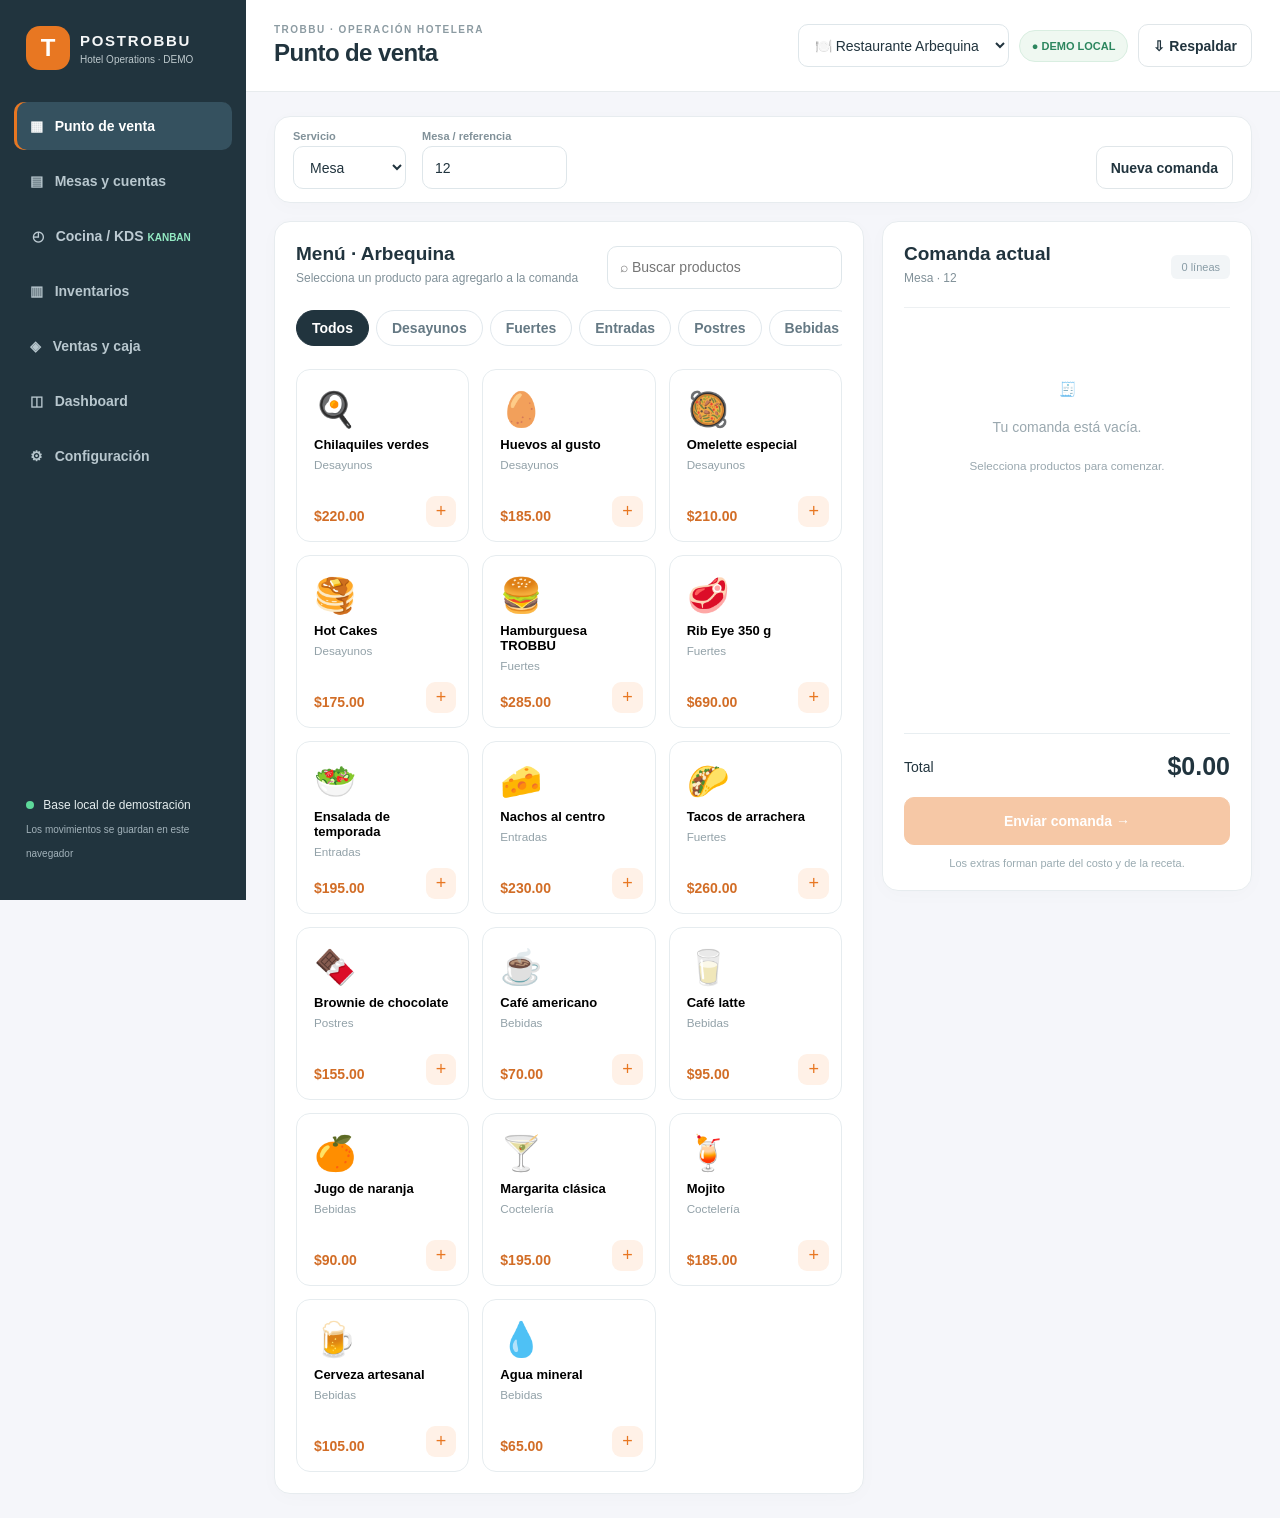
<file: index.html>
<!doctype html><html lang="es"><head><meta charset="utf-8"><meta name="viewport" content="width=device-width,initial-scale=1,viewport-fit=cover"><meta name="theme-color" content="#21343e"><title>POSTROBBU · POS Hotelero</title><script>if(new URLSearchParams(location.search).get("view")==="kds")location.replace("./kds.html")</script><link rel="stylesheet" href="./style.css?v=kanban-v5-20261015"></head><body>
<div id="loader" class="loader"><div class="loader-card"><div class="loader-logo">T</div><h2>POSTROBBU</h2><p id="loaderMessage">Preparando punto de venta...</p><div class="spinner"></div></div></div>
<div class="layout" id="app" hidden><aside class="sidebar" id="sidebar"><div class="brand"><span class="brand-icon">T</span><div><strong>POSTROBBU</strong><small>Hotel Operations · DEMO</small></div></div><nav id="nav"><button data-view="pos" class="active">▦ &nbsp; Punto de venta</button><button data-view="tables">▤ &nbsp; Mesas y cuentas</button><a class="kds-link" href="./kds.html?v=kanban-v5">◴ &nbsp; Cocina / KDS <span style="font-size:10px;color:#93eac3">KANBAN</span></a><button data-view="inventory">▥ &nbsp; Inventarios</button><button data-view="sales">◈ &nbsp; Ventas y caja</button><button data-view="dashboard">◫ &nbsp; Dashboard</button><button data-view="settings">⚙ &nbsp; Configuración</button></nav><div class="side-bottom"><span class="dot"></span> Base local de demostración<br><small>Los movimientos se guardan en este navegador</small></div></aside><div class="main"><header class="topbar"><button class="mobile-menu" id="menuBtn" aria-label="Menú">☰</button><div class="heading"><div class="eyebrow">TROBBU · OPERACIÓN HOTELERA</div><h1 id="viewTitle">Punto de venta</h1></div><div class="header-actions"><select id="posSelect" aria-label="Punto de venta"></select><span class="pill">● DEMO LOCAL</span><button class="ghost" id="backupBtn" title="Exportar respaldo">⇩ <span class="desktop-only">Respaldar</span></button></div></header><main id="content" class="content"></main></div></div>
<div class="overlay" id="overlay" hidden><div id="modal" class="modal" role="dialog" aria-modal="true"></div></div><div id="toast" class="toast" hidden></div><script src="./seed.js?v=kanban-v5-20261015"></script><script src="./app.js?v=kanban-v5-20261015"></script><script>window.addEventListener('load',function(){setTimeout(function(){if(document.getElementById('app').hidden){document.getElementById('loaderMessage').textContent='No fue posible iniciar. Revisa la consola y recarga la página.'}},6000)})</script></body></html>
</file>
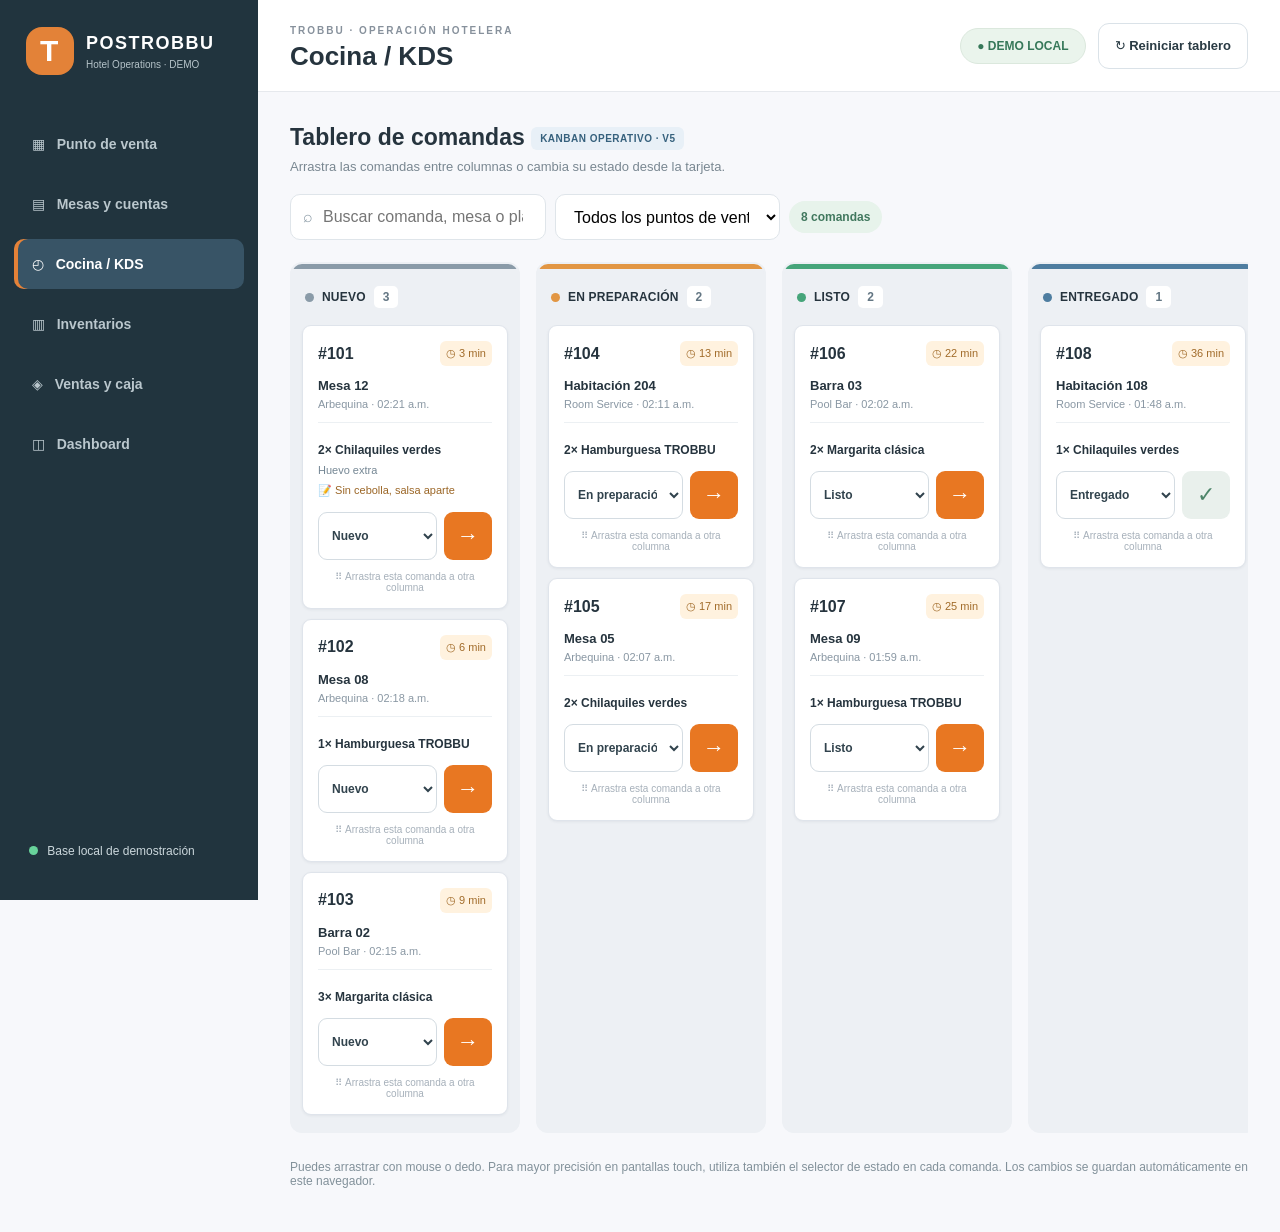
<file: kds.html>
<!doctype html><html lang="es"><head><meta charset="utf-8"><meta name="viewport" content="width=device-width,initial-scale=1"><meta name="theme-color" content="#21343e"><title>POSTROBBU · Tablero Cocina KDS</title><link rel="stylesheet" href="./kds.css?v=kanban-v5-20261015"></head><body>
<aside class="sidebar"><a class="brand" href="./index.html"><span class="brandmark">T</span><span><b>POSTROBBU</b><small>Hotel Operations · DEMO</small></span></a><nav><a href="./index.html">▦ &nbsp; Punto de venta</a><a href="./index.html?view=tables">▤ &nbsp; Mesas y cuentas</a><a href="./kds.html" class="active">◴ &nbsp; Cocina / KDS</a><a href="./index.html?view=inventory">▥ &nbsp; Inventarios</a><a href="./index.html?view=sales">◈ &nbsp; Ventas y caja</a><a href="./index.html?view=dashboard">◫ &nbsp; Dashboard</a></nav><div class="sidebar-footer"><span class="live-dot"></span> Base local de demostración</div></aside>
<div class="workspace"><header class="topbar"><div><span class="eyebrow">TROBBU · OPERACIÓN HOTELERA</span><h1>Cocina / KDS</h1></div><div class="topright"><span class="demo-label">● DEMO LOCAL</span><button id="reset" class="secondary">↻ Reiniciar tablero</button></div></header><main class="content"><div class="board-heading"><div><h2>Tablero de comandas <span class="version">KANBAN OPERATIVO · V5</span></h2><p>Arrastra las comandas entre columnas o cambia su estado desde la tarjeta.</p></div><div class="tools"><label class="search">⌕ <input id="search" placeholder="Buscar comanda, mesa o platillo"></label><select id="point"><option value="all">Todos los puntos de venta</option></select><span id="count" class="count"></span></div></div>
<div id="board" class="board" aria-label="Tablero Kanban de comandas"><section class="lane" data-stage="Nueva"><div class="lane-head"><span class="stage-mark"></span><span class="lane-title">NUEVO</span></div><div class="lane-body"><div class="empty">Cargando comandas…</div></div></section><section class="lane" data-stage="Preparando"><div class="lane-head"><span class="stage-mark"></span><span class="lane-title">EN PREPARACIÓN</span></div><div class="lane-body"><div class="empty">Cargando comandas…</div></div></section><section class="lane" data-stage="Lista"><div class="lane-head"><span class="stage-mark"></span><span class="lane-title">LISTO</span></div><div class="lane-body"><div class="empty">Cargando comandas…</div></div></section><section class="lane" data-stage="Entregada"><div class="lane-head"><span class="stage-mark"></span><span class="lane-title">ENTREGADO</span></div><div class="lane-body"><div class="empty">Cargando comandas…</div></div></section></div><p class="help">Puedes arrastrar con mouse o dedo. Para mayor precisión en pantallas touch, utiliza también el selector de estado en cada comanda. Los cambios se guardan automáticamente en este navegador.</p></main></div><div id="toast" class="toast" role="status" hidden></div><script src="./seed.js?v=kanban-v5-20261015"></script><script src="./kds.js?v=kanban-v5-20261015"></script></body></html>
</file>
<file: style.css>
:root{font-family:Inter,-apple-system,BlinkMacSystemFont,'Segoe UI',sans-serif;color:#21343e;background:#f5f6fa;font-size:14px}*{box-sizing:border-box}body{margin:0}button,input,select,textarea{font:inherit}button{cursor:pointer}button:disabled{opacity:.4;cursor:not-allowed}[hidden]{display:none!important}.layout{display:flex;min-height:100vh}.sidebar{width:246px;background:#21343e;color:#f4f6f7;display:flex;flex-direction:column;padding:26px 14px 20px;position:sticky;top:0;height:100vh;flex-shrink:0}.brand{display:flex;align-items:center;gap:10px;padding:0 12px 32px}.brand-icon,.loader-logo{display:grid;place-items:center;background:#e87722;color:white;border-radius:14px;width:44px;height:44px;font-weight:850;font-size:24px}.brand strong,.brand small{display:block}.brand strong{letter-spacing:1.7px;font-size:15px}.brand small{color:#bdc9cd;font-size:10px;margin-top:5px}nav{display:grid;gap:7px}nav button{background:transparent;border:0;color:#b8c7ce;text-align:left;padding:14px 16px;border-radius:10px;font-weight:650;min-height:48px}nav button:hover,nav button.active{background:#35515f;color:white}nav button.active{box-shadow:inset 3px 0 #e87722}.side-bottom{margin-top:auto;padding:15px 12px;color:#e5edee;font-size:12px;line-height:2}.side-bottom small{color:#a2b2ba}.dot{display:inline-block;width:8px;height:8px;border-radius:50%;background:#5dd99a;margin-right:6px}.main{flex:1;min-width:0}.topbar{height:92px;background:white;display:flex;align-items:center;justify-content:space-between;padding:18px 28px;border-bottom:1px solid #e8ecee;gap:15px}.heading h1{font-size:24px;margin:4px 0 0;letter-spacing:-.6px}.eyebrow{font-size:10px;color:#8c9ba2;letter-spacing:1.5px;font-weight:800}.header-actions{display:flex;gap:10px;align-items:center}.header-actions select{max-width:235px}.pill{background:#eff8f1;color:#2c865e;border:1px solid #d9eee1;font-size:11px;font-weight:800;padding:9px 12px;border-radius:999px;white-space:nowrap}.ghost,.btn,.mobile-menu{border:1px solid #e0e6e9;background:#fff;border-radius:10px;padding:11px 14px;font-weight:750;color:#21343e;min-height:43px}.ghost:hover,.btn.secondary:hover{background:#edf2f4}.btn.primary{background:#e87722;border-color:#e87722;color:white}.btn.primary:hover{background:#d76a1a}.btn.danger{color:#b82c3a;border-color:#efc8cf}.btn.small{min-height:32px;padding:6px 12px;font-size:12px}.btn.wide{width:100%;padding:15px}.mobile-menu{display:none}.content{padding:24px 28px;max-width:1800px;margin:auto}.panel{background:white;border:1px solid #e7ecef;border-radius:16px;box-shadow:0 4px 20px #21343e05}.pos-toolbar{display:flex;align-items:flex-end;gap:16px;padding:13px 18px;margin-bottom:18px}.inline-select{display:grid;gap:4px}.inline-select label,.field{font-size:11px;font-weight:800;color:#819199}.inline-select input{width:145px}input,select,textarea{border:1px solid #dee6ea;border-radius:10px;padding:11px 12px;min-height:43px;background:white;color:#21343e;max-width:100%}input:focus,select:focus,textarea:focus{outline:2px solid #e8772277;border-color:#e87722}.pos-toolbar .btn{margin-left:auto}.pos-layout{display:grid;grid-template-columns:minmax(0,1fr) 370px;gap:18px;align-items:start}.catalog{padding:21px;min-height:680px}.catalog-heading,.order-title,.section-header{display:flex;justify-content:space-between;align-items:center;gap:15px}.catalog-heading h2,.order-title h2,.section-header h2{font-size:19px;margin:0}.catalog-heading p,.order-title p,.section-header p{margin:6px 0;color:#819199;font-size:12px}.catalog-heading input{width:235px}.chips{display:flex;gap:7px;overflow-x:auto;padding:19px 0 23px}.chip{border:1px solid #e1e8ed;background:#fff;border-radius:50px;padding:9px 15px;white-space:nowrap;color:#657984;font-weight:700}.chip.selected{background:#21343e;color:white;border-color:#21343e}.product-grid{display:grid;grid-template-columns:repeat(auto-fill,minmax(155px,1fr));gap:13px}.product{min-height:173px;position:relative;border:1px solid #e6ecef;background:white;border-radius:14px;text-align:left;padding:17px;display:flex;flex-direction:column;align-items:start;gap:6px;transition:.15s}.product:hover{border-color:#e87722;box-shadow:0 8px 24px #21343e10;transform:translateY(-1px)}.product-icon{font-size:34px;line-height:1.3}.product strong{font-size:13px}.product small{color:#92a1a8}.product b{color:#d26d26;margin-top:auto}.add-circle{position:absolute;bottom:14px;right:12px;background:#fff1e7;color:#e87722;border-radius:9px;padding:5px 10px;font-size:18px}.order-panel{position:sticky;top:16px;display:flex;flex-direction:column;min-height:670px;max-height:calc(100vh - 133px);padding:21px}.order-title{padding-bottom:16px;border-bottom:1px solid #edf0f2}.order-count{white-space:nowrap;color:#899ca6;background:#f2f5f7;border-radius:6px;padding:6px 10px;font-size:11px}.order-lines{flex:1;overflow-y:auto;min-height:180px;padding:5px 0}.order-empty{padding:65px 10px!important}.order-line{padding:17px 0;border-bottom:1px solid #e9eef1}.line-top,.total-row{display:flex;justify-content:space-between;gap:12px}.line-top b{font-size:13px}.order-line small,.ticket-lines small{display:block;color:#8999a2;margin-top:8px;font-size:12px}.line-controls{display:flex;gap:7px;margin-top:10px}.line-controls button{border:1px solid #e4ebef;border-radius:7px;background:#f8fafb;padding:5px 11px;color:#667780}.order-footer{border-top:1px solid #e8eef1;padding-top:18px}.total-row{align-items:center;margin-bottom:16px}.total-row strong{font-size:25px}.order-footer>small{display:block;text-align:center;color:#9aabb1;margin-top:12px;font-size:11px}.empty{padding:35px;text-align:center;color:#9aa8af;line-height:1.7}.section-header{margin-bottom:22px}.table-grid{display:grid;grid-template-columns:repeat(auto-fill,minmax(170px,1fr));gap:12px}.table-card{border:1px solid #e2eaee;border-radius:13px;background:white;text-align:left;padding:18px;min-height:127px;display:grid;gap:9px}.table-card span{font-size:11px;color:#8f9fa6;font-weight:700}.table-card>b{font-size:18px}.table-card small{color:#8b9ba4}.table-card.busy{border-color:#ebaf7d;background:#fff9f4}.section-sub{font-size:18px;margin:30px 0 14px}.record{padding:15px 22px;display:flex;align-items:center;justify-content:space-between;border-bottom:1px solid #edf0f2;gap:16px}.record:last-child{border-bottom:0}.record p{color:#7f8e97;font-size:12px;margin:6px 0}.record small{color:#9aa8ae}.record-actions{display:flex;align-items:center;gap:12px;flex-wrap:wrap;justify-content:flex-end}.status{background:#ecf4f6;color:#54737e;font-weight:800;font-size:11px;padding:6px 10px;border-radius:8px;white-space:nowrap}.status.warning{background:#fff0dc;color:#bb772e}.kds-grid{display:grid;grid-template-columns:repeat(auto-fill,minmax(270px,1fr));gap:15px}.kds-ticket{padding:19px}.ticket-head{display:flex;justify-content:space-between;align-items:center}.kds-ticket>small{color:#8b9ca6;display:block;margin:11px 0}.ticket-lines{border-top:1px solid #ebeff1;border-bottom:1px solid #ebeff1;padding:10px 0;margin:14px 0;min-height:95px}.ticket-lines>div{margin:12px 0}.stats-grid{display:grid;grid-template-columns:repeat(4,minmax(0,1fr));gap:15px;margin-bottom:20px}.stat{background:white;border:1px solid #e7ebee;border-radius:14px;padding:22px;display:grid;gap:13px}.stat span{font-size:12px;color:#7c8d97}.stat strong{font-size:23px;letter-spacing:-.7px}.table-scroll{overflow-x:auto}table{width:100%;border-collapse:collapse;text-align:left}th{font-size:11px;letter-spacing:.4px;color:#8998a0;background:#f9fbfc}th,td{padding:16px;border-bottom:1px solid #edf0f2}td{font-size:13px}.hint{background:#fff7ed;border:1px solid #f6e1c8;color:#99652e;border-radius:12px;padding:15px;margin-top:18px;line-height:1.6}.bar-row{display:flex;align-items:center;gap:15px;padding:15px 20px}.bar-row span{width:170px}.bar-row b{min-width:100px;text-align:right}.bar-track{height:12px;background:#eef2f4;flex:1;border-radius:20px;overflow:hidden}.bar-track>div{background:#e87722;height:100%}.content>.panel:not(.pos-toolbar){padding:16px}.settings{padding:26px!important}.settings p{color:#87969c;line-height:1.7}.settings-grid{display:grid;grid-template-columns:repeat(4,1fr);gap:14px;margin:22px 0}.settings-grid>div{background:#f6f8fa;border-radius:12px;padding:20px;display:grid;gap:10px}.settings-grid small{color:#8b9ca5}.actions{display:flex;gap:12px;flex-wrap:wrap}.overlay{position:fixed;inset:0;background:#0d1b2380;display:grid;place-items:center;padding:18px;z-index:100}.modal{background:#fff;border-radius:18px;width:min(600px,100%);max-height:min(92vh,900px);display:flex;flex-direction:column;box-shadow:0 25px 80px #0003;padding:23px}.modal-top{display:flex;justify-content:space-between;gap:16px;align-items:start;border-bottom:1px solid #e9edf0;padding-bottom:18px}.modal-top h2{margin:6px 0;font-size:22px}.modal-top p{color:#87959c;margin:0}.close{font-size:26px;border:0;background:#f2f5f6;border-radius:9px;width:38px;height:38px}.modal-scroll{overflow-y:auto;flex:1}.modifier-group{padding:18px 0;border-bottom:1px solid #edf0f2}.group-heading{display:flex;justify-content:space-between;gap:10px;margin-bottom:12px}.group-heading span{color:#90a0a7;font-size:11px}.modifier-options{display:grid;grid-template-columns:1fr 1fr;gap:9px}.modifier{border:1px solid #e5ebef;border-radius:10px;display:flex;align-items:center;gap:9px;padding:11px;min-height:45px}.modifier span{flex:1}.modifier b{color:#c97936;font-size:11px}.modifier input{min-height:0;accent-color:#e87722}.note-label{display:grid;margin:16px 0;gap:9px;font-weight:700}.note-label textarea{min-height:80px}.modal-actions{display:flex;justify-content:space-between;align-items:center;padding-top:17px;gap:15px}.modal-actions>span{font-size:23px;font-weight:800}.pay-methods{display:grid;grid-template-columns:1fr 1fr;gap:10px;margin:20px 0}.pay-choice{border:1px solid #e3eaee;padding:13px;border-radius:10px}.pay-choice input{min-height:0;accent-color:#e87722}.field{display:grid;gap:8px;margin:15px 0 20px}.toast{position:fixed;bottom:22px;right:22px;background:#21343e;color:white;padding:15px 22px;border-radius:12px;z-index:150;box-shadow:0 8px 25px #0002}.loader{position:fixed;inset:0;display:grid;place-items:center;background:#f5f6fa;z-index:500}.loader-card{text-align:center;background:white;padding:40px 45px;border-radius:20px;border:1px solid #e7e9eb}.loader-logo{margin:auto;width:58px;height:58px;font-size:33px}.loader-card h2{letter-spacing:3px;margin:18px 0 6px}.loader-card p{color:#82939d}.spinner{width:36px;height:36px;border:4px solid #edf1f3;border-top-color:#e87722;border-radius:50%;animation:spin .8s linear infinite;margin:23px auto}@keyframes spin{to{transform:rotate(360deg)}}@media(max-width:1180px){.pos-layout{grid-template-columns:minmax(0,1fr) 320px}.sidebar{width:205px}.content{padding:18px}.stats-grid{grid-template-columns:repeat(2,1fr)}}@media(max-width:930px){.sidebar{position:fixed;z-index:85;left:-260px;transition:left .2s;width:245px;box-shadow:9px 0 26px #0002}.sidebar.mobile-open{left:0}.mobile-menu{display:block}.topbar{padding:15px;height:auto;min-height:78px}.pos-layout{grid-template-columns:1fr}.order-panel{position:relative;top:auto;min-height:350px;max-height:none}.catalog{min-height:auto}.heading h1{font-size:19px}.eyebrow{font-size:9px}.header-actions select{max-width:180px}}@media(max-width:650px){.topbar{flex-wrap:wrap}.heading{flex:1}.header-actions{width:100%;justify-content:space-between}.header-actions select{flex:1;max-width:none}.desktop-only{display:none}.content{padding:12px}.pos-toolbar{flex-wrap:wrap;gap:10px;padding:12px}.pos-toolbar .btn{margin-left:0}.inline-select{flex:1}.inline-select input{width:100%}.catalog{padding:13px}.catalog-heading{align-items:stretch;flex-direction:column}.catalog-heading input{width:100%}.product-grid{grid-template-columns:repeat(2,minmax(0,1fr));gap:9px}.product{min-height:154px;padding:13px}.product-icon{font-size:28px}.product strong{font-size:12px}.order-panel{padding:15px}.stats-grid{grid-template-columns:1fr 1fr;gap:9px}.stat{padding:13px}.stat strong{font-size:17px}.table-grid{grid-template-columns:1fr 1fr}.modifier-options{grid-template-columns:1fr}.modal{max-height:95vh;padding:16px}.section-header{align-items:start;flex-wrap:wrap}.settings-grid{grid-template-columns:1fr 1fr}.record{padding:13px;flex-wrap:wrap}.pill{padding:8px;font-size:10px}.bar-row{flex-wrap:wrap}.bar-row span{width:110px}.bar-row b{min-width:80px}}@media(max-width:370px){.product-grid,.table-grid{grid-template-columns:1fr 1fr}.product{padding:9px}.settings-grid{grid-template-columns:1fr}}

/* Touch-first quantity control */
.line-controls{display:flex;align-items:center;justify-content:space-between;gap:12px;margin-top:14px;flex-wrap:wrap}.qty-stepper{display:inline-flex;align-items:center;border:1px solid #d9e2e6;border-radius:15px;background:#f5f8f9;padding:4px;gap:3px;min-height:60px}.line-controls .qty-btn{display:grid;place-items:center;border:none;border-radius:11px;background:white;color:#21343e;font-size:28px;font-weight:700;width:52px;min-width:52px;height:52px;min-height:52px;padding:0;touch-action:manipulation;user-select:none;-webkit-tap-highlight-color:transparent;box-shadow:0 1px 4px #24343e12}.line-controls .qty-btn:active{background:#e87722;color:white;transform:scale(.96)}.qty-value{display:grid;place-items:center;min-width:43px;font-weight:800;font-size:20px;font-variant-numeric:tabular-nums}.line-controls .remove-line{min-height:48px;padding:10px 14px;border:1px solid #f0dcdb;border-radius:11px;color:#9c4541;background:#fff8f8;font-weight:650;touch-action:manipulation}.line-controls button:focus-visible,.kds-move:focus-visible{outline:3px solid #e87722;outline-offset:2px}
/* Kitchen kanban: four stage process timeline */
.kds-wrap{min-width:0}.kds-header{display:flex;align-items:center;justify-content:space-between}.kds-summary{display:grid;grid-template-columns:repeat(4,minmax(0,1fr));gap:12px;margin-bottom:18px}.kds-summary-cell{padding:14px 16px;background:white;border:1px solid #e5ebee;border-radius:13px;display:flex;align-items:center;justify-content:space-between;gap:12px}.kds-summary-cell span{font-size:12px;color:#60727b;font-weight:650}.kds-summary-cell strong{font-size:23px}.kds-board{display:grid;grid-template-columns:repeat(4,minmax(230px,1fr));gap:14px;align-items:start;overflow-x:auto;padding:2px 2px 16px}.kds-column{border:1px solid #e2e8eb;background:#f0f4f6;border-radius:16px;min-width:230px;overflow:hidden}.kds-column-head{display:flex;justify-content:space-between;align-items:center;padding:16px 13px;border-bottom:1px solid #e2e8eb}.kds-column-head>div{display:flex;gap:9px;align-items:center;font-size:13px}.stage-indicator{width:11px;height:11px;background:#698394;border-radius:50%;display:inline-block}.stage-1 .stage-indicator{background:#d98c31}.stage-2 .stage-indicator{background:#318c70}.stage-3 .stage-indicator{background:#406386}.kds-count{background:white;border-radius:9px;padding:5px 10px;font-weight:800}.kds-column-body{padding:10px;display:grid;gap:11px;min-height:145px}.kds-ticket{background:white;border-radius:13px;padding:14px;border:1px solid #e2e8eb;box-shadow:0 2px 8px #20343f09;min-width:0}.kds-ticket-top{display:flex;align-items:center;justify-content:space-between;gap:6px;margin-bottom:7px}.kds-ticket-top>b{font-size:19px;color:#21343e}.elapsed{font-size:12px;color:#a66626;background:#fff0de;border-radius:8px;padding:6px 8px;font-weight:750}.kds-reference{font-size:14px;display:block}.kds-origin{font-size:11px;color:#8a9ba5;margin-top:5px}.kds-progress{display:flex;gap:3px;margin-top:15px}.kds-progress span{flex:1;height:6px;border-radius:6px;background:#e5ebef}.kds-progress span.done{background:#648a7d}.kds-progress span.current{background:#e87722}.kds-ticket .ticket-lines{margin:11px 0;padding:5px 0;min-height:auto}.kds-ticket .ticket-lines>div{margin:10px 0;line-height:1.4}.kds-note{background:#fff3e4;border-radius:6px;padding:6px}.kds-timeline{display:grid;grid-template-columns:repeat(4,1fr);gap:2px;margin:12px 0}.kds-milestone{text-align:center;color:#a9b5bb;font-size:10px;min-width:0}.kds-milestone span{display:grid;place-items:center;width:25px;height:25px;border:1px solid #d7e0e4;border-radius:50%;margin:0 auto 5px;font-size:12px}.kds-milestone small{font-size:9px;display:block;line-height:1.25;overflow-wrap:anywhere}.kds-milestone.completed{color:#426e61}.kds-milestone.completed span{background:#e2f1e9;border-color:#a1c9b7}.kds-milestone.current span{background:#e87722;border-color:#e87722;color:white}.kds-move{width:100%;min-height:56px;border:0;border-radius:11px;background:#21343e;color:#fff;font-size:13px;font-weight:800;padding:12px;touch-action:manipulation;cursor:pointer}.kds-move:active{background:#e87722}.kds-done-label{display:block;text-align:center;padding:16px;border-radius:9px;background:#e4f4eb;color:#286749;font-size:12px;font-weight:800}.kds-empty{text-align:center;padding:28px 8px;color:#9cabb2;font-size:12px}.kds-footnote{font-size:11px;color:#8698a2;margin-top:3px}
@media(max-width:1250px){.kds-board{grid-template-columns:repeat(4,minmax(245px,1fr))}}@media(max-width:700px){.kds-summary{grid-template-columns:repeat(2,1fr);gap:8px}.kds-summary-cell{padding:12px}.kds-board{grid-template-columns:repeat(4,minmax(270px,1fr));scroll-snap-type:x proximity;overscroll-behavior-x:contain}.kds-column{scroll-snap-align:start}.line-controls .qty-btn{width:60px;height:60px;min-width:60px;min-height:60px}.qty-stepper{min-height:68px}.qty-value{min-width:44px}.line-controls .remove-line{min-height:52px}}@media(hover:none){button{touch-action:manipulation}}

/* KDS Jira-style drag-and-drop */
.kds-column{display:flex;flex-direction:column;min-height:420px;transition:background .15s,border-color .15s}.kds-column-body{flex:1;align-content:start}.kds-column.drop-target{background:#e2f3e9;border:2px dashed #2e896a}.kds-column.drop-target .kds-column-body{background:#effaf3}.kds-ticket{cursor:grab;position:relative}.kds-ticket.dragging{opacity:.4}.kds-ticket.touch-dragging{z-index:120;box-shadow:0 18px 44px #21343e55;opacity:.9;cursor:grabbing;transition:none}.kds-drag-handle{border-radius:8px;background:#f2f5f7;color:#617582;min-height:44px;display:flex;gap:9px;align-items:center;justify-content:center;margin-bottom:12px;cursor:grab;font-weight:700;font-size:12px;touch-action:none;user-select:none;-webkit-user-select:none}.kds-status-label{display:block;font-size:12px;color:#617582;margin:8px 0 6px;font-weight:700}.kds-status-select{width:100%;min-height:50px;border:1px solid #cedbe0;border-radius:10px;font:inherit;font-weight:700;padding:10px;background:white;margin-bottom:10px;touch-action:manipulation}.kds-ticket:focus-visible{outline:3px solid #e87722;outline-offset:3px}.kds-board{min-height:480px}.kds-column-head{position:sticky;top:0;background:#f0f4f6;z-index:2}@media(max-width:700px){.kds-drag-handle{min-height:56px;font-size:14px}.kds-status-select{min-height:58px}.kds-column{min-height:500px}}

/* Board de cocina inspirado en el modelo de columnas Jira */
.kds-wrap{width:100%;max-width:none}.kds-header{margin-bottom:22px}.kds-board{display:grid;grid-template-columns:repeat(4,minmax(235px,1fr));gap:14px;align-items:stretch;min-height:calc(100vh - 270px);overflow-x:auto;padding-bottom:16px}.kds-column{background:#f0f2f5;border:0;border-radius:12px;min-height:calc(100vh - 280px);box-shadow:none;overflow:visible}.kds-column-head{padding:15px;border:0;background:transparent;position:sticky;top:0;z-index:1}.kds-column-head strong{font-size:13px;color:#243743}.kds-count{color:#627482;background:transparent;padding:0 5px}.kds-column-body{padding:0 9px 16px;display:flex;flex-direction:column;gap:9px;align-items:stretch}.kds-ticket{padding:13px;border-radius:9px;background:#fff;border:1px solid #e2e6eb;box-shadow:0 1px 2px #1d293511;cursor:grab}.kds-ticket:hover{box-shadow:0 5px 14px #1d29351c}.kds-ticket-top b{font-size:15px}.kds-origin{margin-top:5px}.kds-ticket .ticket-lines{margin:10px 0 8px;border-top:1px solid #eef1f3;padding-top:6px}.kds-ticket .ticket-lines>div{margin:7px 0}.kds-drag-handle{min-height:36px;margin:10px 0;background:#f7f9fa;font-size:11px;touch-action:none}.kds-ticket-bottom{display:flex;align-items:center;gap:7px}.kds-status-select{min-width:0;flex:1;min-height:45px;margin:0;font-size:12px;padding:6px 8px}.kds-move{width:48px;min-width:48px;min-height:46px;border-radius:9px;font-size:22px;padding:0}.kds-done-label{min-width:48px;padding:13px 7px}.kds-empty{padding:30px 8px;border:1px dashed #d6dee3;border-radius:9px}.kds-column.drop-target{outline:2px dashed #248060;outline-offset:-2px;background:#e5f3eb}.kds-column.stage-0 .kds-column-head strong{color:#576f7e}.kds-column.stage-1 .kds-column-head strong{color:#a26828}.kds-column.stage-2 .kds-column-head strong{color:#237657}.kds-column.stage-3 .kds-column-head strong{color:#416587}@media(max-width:1100px){.kds-board{grid-template-columns:repeat(4,minmax(260px,1fr))}}@media(max-width:700px){.kds-board{grid-template-columns:repeat(4,minmax(285px,1fr));scroll-snap-type:x proximity}.kds-column{scroll-snap-align:start}.kds-drag-handle{min-height:55px;font-size:13px}.kds-move{min-height:56px;min-width:56px}.kds-status-select{min-height:56px}}

/* Board v3: ensure stable four-column layout and explicit visible status */
.kds-version{font-size:11px;color:#39785f;background:#e3f3e9;padding:5px 9px;border-radius:7px;vertical-align:middle;white-space:nowrap}
.kds-wrap .kds-board{display:grid !important;grid-template-columns:repeat(4,minmax(245px,1fr)) !important;gap:12px;overflow-x:auto;width:100%;align-items:stretch}
.kds-wrap .kds-column{display:flex !important;flex-direction:column;min-width:245px;min-height:570px;background:#f0f2f5;border-radius:12px}
.kds-wrap .kds-column-body{display:flex !important;flex-direction:column;flex:1;gap:10px;padding:8px}
.kds-wrap .kds-ticket{display:block;width:100%;min-width:0;box-sizing:border-box}
.kds-column.stage-0{border-top:5px solid #728699}.kds-column.stage-1{border-top:5px solid #e18c35}.kds-column.stage-2{border-top:5px solid #32946e}.kds-column.stage-3{border-top:5px solid #486f96}
@media(max-width:1150px){.kds-wrap .kds-board{grid-template-columns:repeat(4,minmax(265px,1fr)) !important}}

/* Navegación directa sin colisiones con app.js */
#nav .kds-link{display:block;width:100%;text-decoration:none;color:#bdcbd3;padding:16px 18px;font-weight:650;border-radius:10px;box-sizing:border-box}#nav .kds-link:hover{background:#365061;color:#fff}
</file>
<file: kds.css>
:root{font-family:Inter,-apple-system,BlinkMacSystemFont,"Segoe UI",sans-serif;color:#26343e;background:#f7f8fb;font-synthesis:none}*{box-sizing:border-box}body{margin:0}button,input,select{font:inherit}button,select{cursor:pointer}button:focus-visible,select:focus-visible,input:focus-visible,a:focus-visible{outline:3px solid #e87722;outline-offset:2px}.sidebar{position:fixed;left:0;top:0;bottom:0;width:258px;background:#21343e;color:#cbd7dc;display:flex;flex-direction:column;padding:27px 14px;z-index:3}.brand{display:flex;gap:12px;align-items:center;margin:0 12px 44px;color:#fff;text-decoration:none;letter-spacing:1.5px}.brand b{display:block;font-size:18px}.brand small{display:block;font-size:10px;letter-spacing:0;color:#b5c3c9;margin-top:5px}.brandmark{background:#e38238;border-radius:16px;width:48px;height:48px;display:grid;place-items:center;font-size:30px;font-weight:800}.sidebar nav{display:grid;gap:10px}.sidebar nav a{color:#bac7cd;text-decoration:none;font-weight:650;padding:17px 18px;border-radius:10px;font-size:14px}.sidebar nav a.active{background:#385466;color:white;box-shadow:inset 4px 0 #e58238}.sidebar nav a:hover{background:#304957}.sidebar-footer{margin-top:auto;font-size:12px;padding:15px}.live-dot{display:inline-block;width:9px;height:9px;background:#68d39b;border-radius:50%;margin-right:6px}.workspace{margin-left:258px;min-height:100vh}.topbar{height:92px;background:#fff;border-bottom:1px solid #e6e9ed;display:flex;align-items:center;justify-content:space-between;padding:18px 32px;gap:12px}.eyebrow{color:#87919c;font-weight:800;font-size:10px;letter-spacing:2px}.topbar h1{margin:4px 0 0;font-size:26px;line-height:1.1}.topright{display:flex;gap:12px;align-items:center}.demo-label{background:#eaf4ec;border:1px solid #dbe8dd;border-radius:100px;padding:10px 16px;color:#367859;font-size:12px;font-weight:800}.secondary{border:1px solid #dae2e8;background:#fff;border-radius:11px;padding:12px 16px;font-size:13px;font-weight:700;color:#2a3b44;min-height:46px}.content{padding:32px;max-width:1800px;margin:auto}.board-heading{display:flex;align-items:end;justify-content:space-between;gap:20px;flex-wrap:wrap;margin-bottom:22px}.board-heading h2{font-size:23px;margin:0 0 8px}.board-heading p{color:#798791;margin:0;font-size:13px}.version{display:inline-block;background:#e8f0f7;color:#36617d;font-size:10px;padding:6px 9px;border-radius:6px;vertical-align:middle;letter-spacing:.5px}.tools{display:flex;align-items:center;gap:9px;flex-wrap:wrap}.search{background:#fff;border:1px solid #dfe5ea;border-radius:10px;padding:0 12px;color:#8a9aa5;display:flex;align-items:center;height:46px;min-width:230px}.search input{border:0;outline:none;width:100%;min-width:130px;padding:10px}.tools select{background:white;border:1px solid #dfe5ea;padding:0 14px;border-radius:10px;height:46px;max-width:225px}.count{color:#41785e;background:#e7f3eb;padding:9px 12px;border-radius:22px;font-size:12px;font-weight:700}.board{display:grid;grid-template-columns:repeat(4,minmax(230px,1fr));gap:16px;overflow-x:auto;align-items:stretch;padding-bottom:15px;min-height:620px}.lane{background:#edf0f4;border-radius:12px;min-height:590px;display:flex;flex-direction:column;border:2px solid transparent;overflow:hidden}.lane[data-stage="Nueva"]{--stage:#8a9ba8}.lane[data-stage="Preparando"]{--stage:#e29643}.lane[data-stage="Lista"]{--stage:#46a57a}.lane[data-stage="Entregada"]{--stage:#4e7da0}.lane-head{padding:17px 13px;display:flex;align-items:center;gap:8px;position:sticky;top:0;background:#edf0f4;z-index:1;border-top:5px solid var(--stage)}.lane-title{font-weight:800;font-size:12px;letter-spacing:.2px}.lane-count{font-size:12px;color:#637683;font-weight:800;background:#fff;border-radius:5px;padding:4px 9px}.stage-mark{width:9px;height:9px;border-radius:50%;background:var(--stage)}.lane-body{padding:0 10px 16px;display:flex;flex-direction:column;gap:10px;min-height:450px;flex:1}.lane.over{background:#e3f3e9;border:2px dashed #409773}.lane.over .lane-head{background:#e3f3e9}.ticket{border:1px solid #dfe4eb;border-radius:9px;background:white;box-shadow:0 1px 3px #182e3c10;padding:15px;cursor:grab;touch-action:pan-y;position:relative}.ticket.dragging{opacity:.48}.ticket.drag-ghost{position:fixed!important;z-index:9999;opacity:.88;pointer-events:none;box-shadow:0 18px 40px #1d293744;transform:rotate(1deg);margin:0}.ticket:active{cursor:grabbing}.ticket-top{display:flex;align-items:center;justify-content:space-between;gap:7px}.ticket-no{font-size:16px;font-weight:850}.time{font-size:11px;color:#a16b29;background:#fff2df;border-radius:6px;padding:6px;white-space:nowrap}.ticket-place{font-size:13px;font-weight:750;margin-top:12px}.ticket-meta{font-size:11px;color:#8997a3;margin-top:5px}.ticket-items{border-top:1px solid #ecf0f3;margin:12px 0;padding-top:9px}.item{margin:8px 0}.item b{font-size:12px}.item small{display:block;margin:5px 0;color:#758794;font-size:11px;line-height:1.4}.item .note{color:#9b6626}.ticket-actions{display:flex;gap:7px;align-items:center;margin-top:13px}.ticket-actions select{height:48px;flex:1;min-width:0;border:1px solid #d4dce2;border-radius:9px;background:#fff;padding:0 9px;font-size:12px;color:#31434d;font-weight:750}.next{height:48px;min-width:48px;border:0;border-radius:9px;background:#e87722;color:white;font-size:22px;font-weight:800}.next:disabled{background:#e9f0ec;color:#4d8569}.draglabel{font-size:10px;color:#a6b0ba;margin-top:11px;text-align:center}.empty{border:1px dashed #cbd6de;border-radius:9px;min-height:95px;display:grid;place-items:center;font-size:12px;color:#99a6b0;text-align:center}.help{font-size:12px;color:#82919a}.toast{position:fixed;right:24px;bottom:22px;background:#21343e;color:#fff;padding:15px 20px;border-radius:10px;z-index:999;box-shadow:0 8px 30px #14242f44}.toast[hidden]{display:none}@media(max-width:1200px){.board{grid-template-columns:repeat(4,minmax(258px,1fr))}.content{padding:24px}}@media(max-width:800px){.sidebar{width:66px;padding:18px 6px}.sidebar .brand{margin:0 4px 32px}.brandmark{min-width:45px}.brand b,.brand small,.sidebar-footer{display:none}.sidebar nav a{font-size:0;padding:15px 6px;text-align:center}.sidebar nav a::first-letter{font-size:18px}.workspace{margin-left:66px}.topbar{padding:15px 18px}.topbar h1{font-size:20px}.content{padding:18px}.board{grid-template-columns:repeat(4,minmax(270px,1fr))}.lane{min-height:570px}.ticket-actions select,.next{min-height:56px}.search{min-width:190px}}@media(max-width:480px){.sidebar{display:none}.workspace{margin:0}.topbar{height:auto;min-height:78px}.secondary{padding:9px}.topright{gap:5px}.demo-label{font-size:10px;padding:9px}.board-heading h2{font-size:20px}.board{grid-template-columns:repeat(4,minmax(280px,1fr));scroll-snap-type:x proximity}.lane{scroll-snap-align:start}.ticket{padding:13px}.tools{width:100%}.search{flex:1}}
</file>
